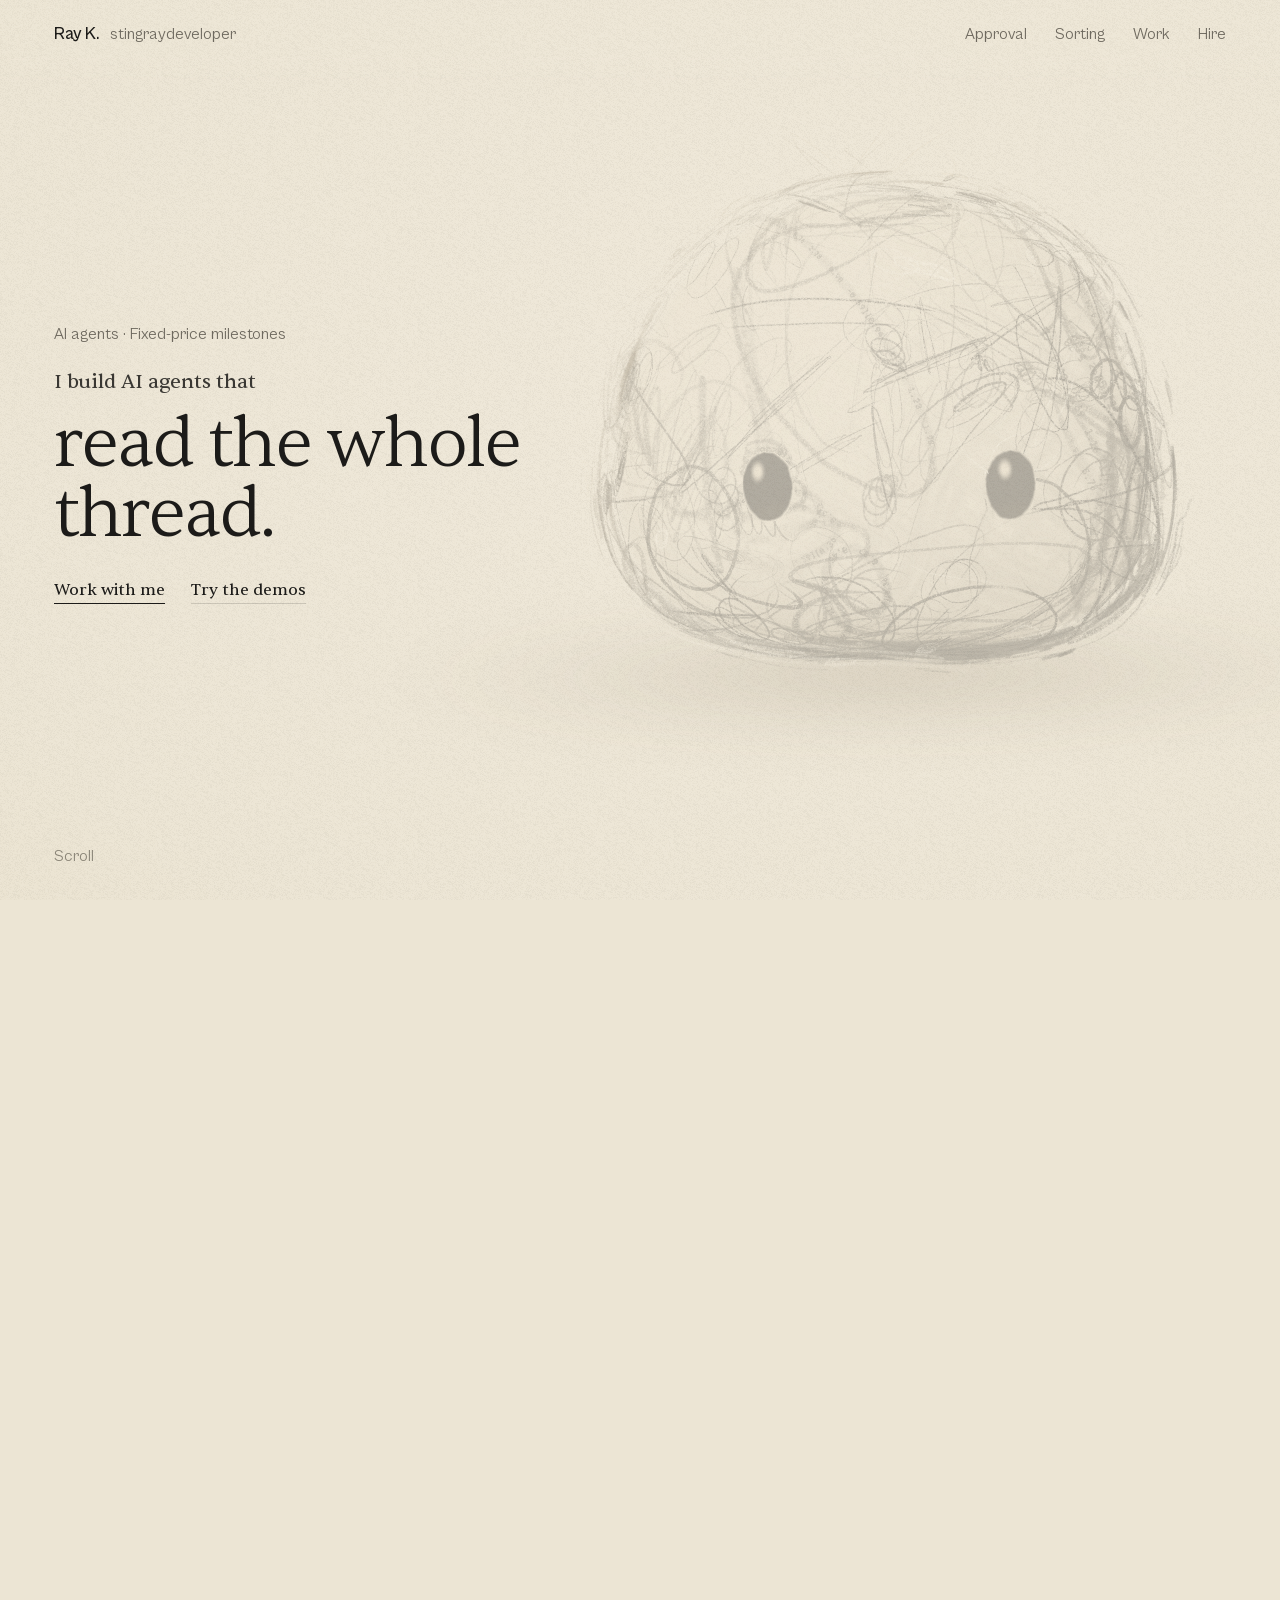
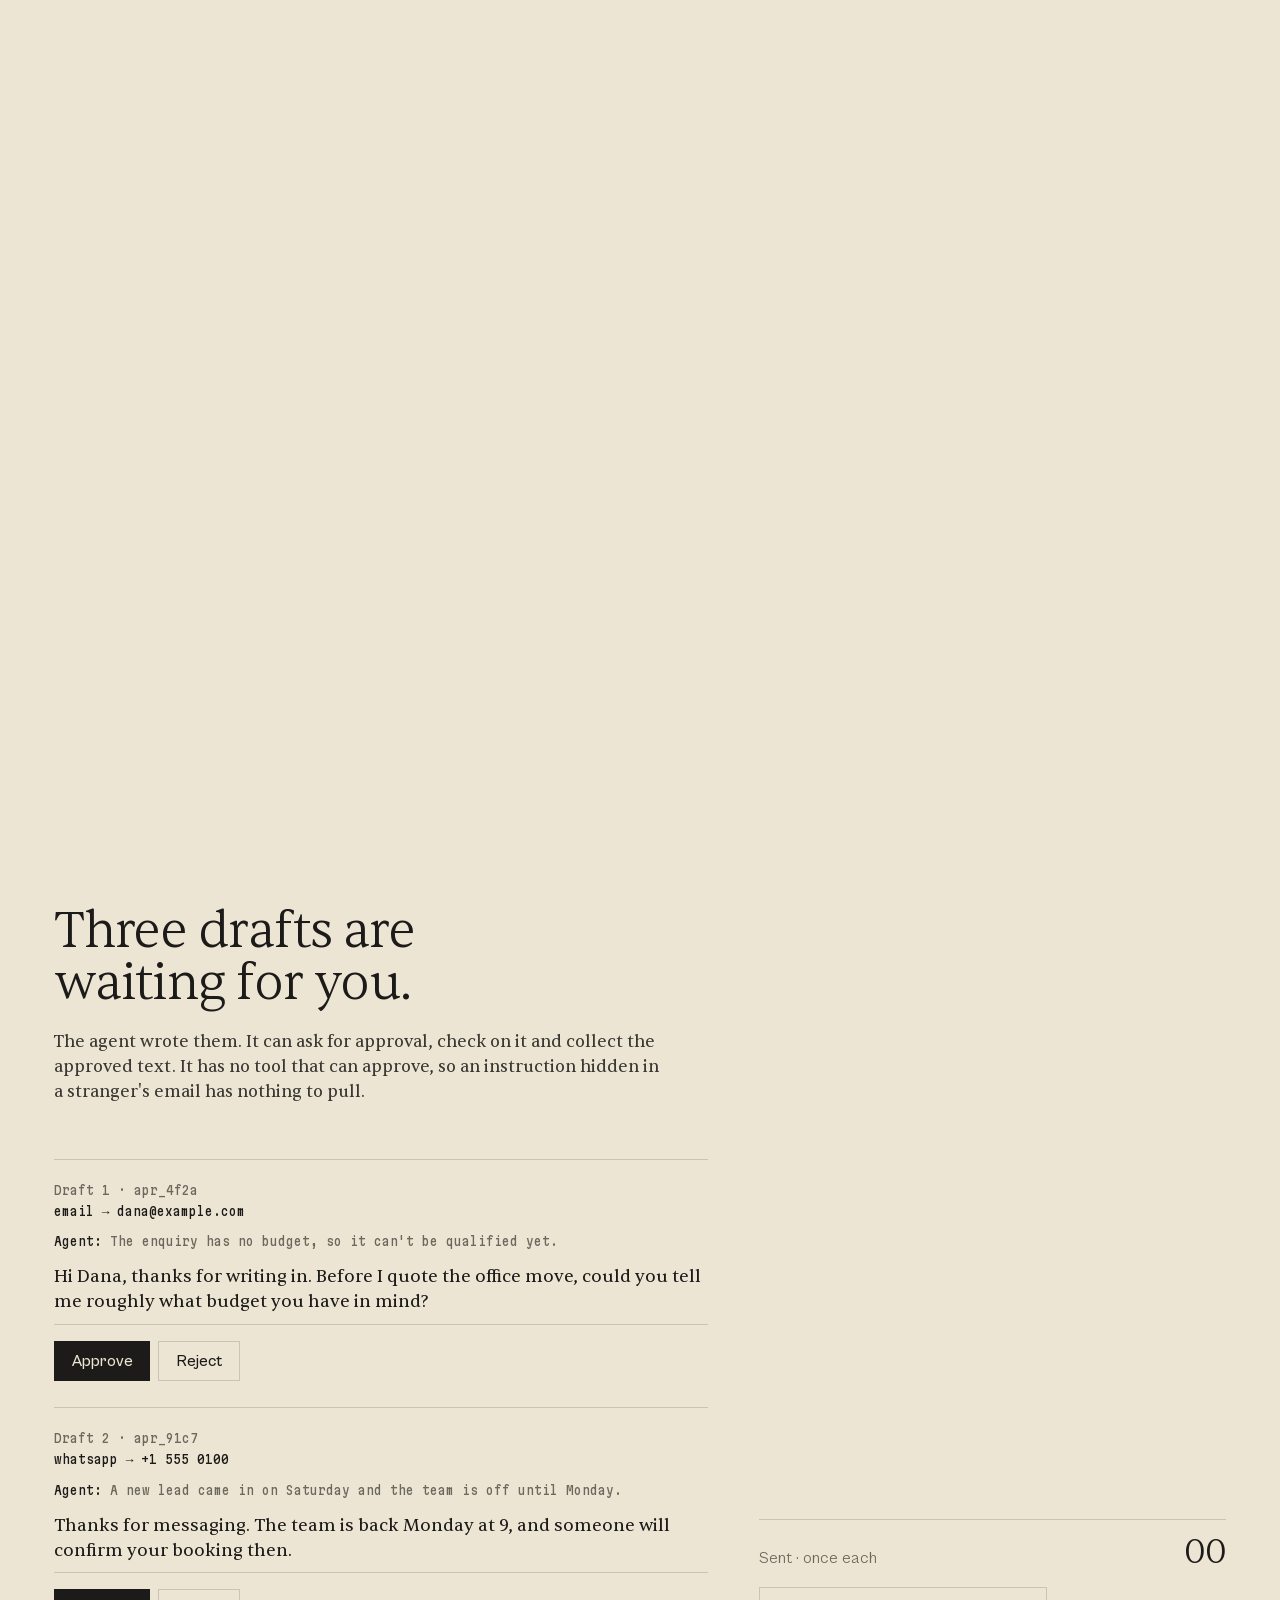
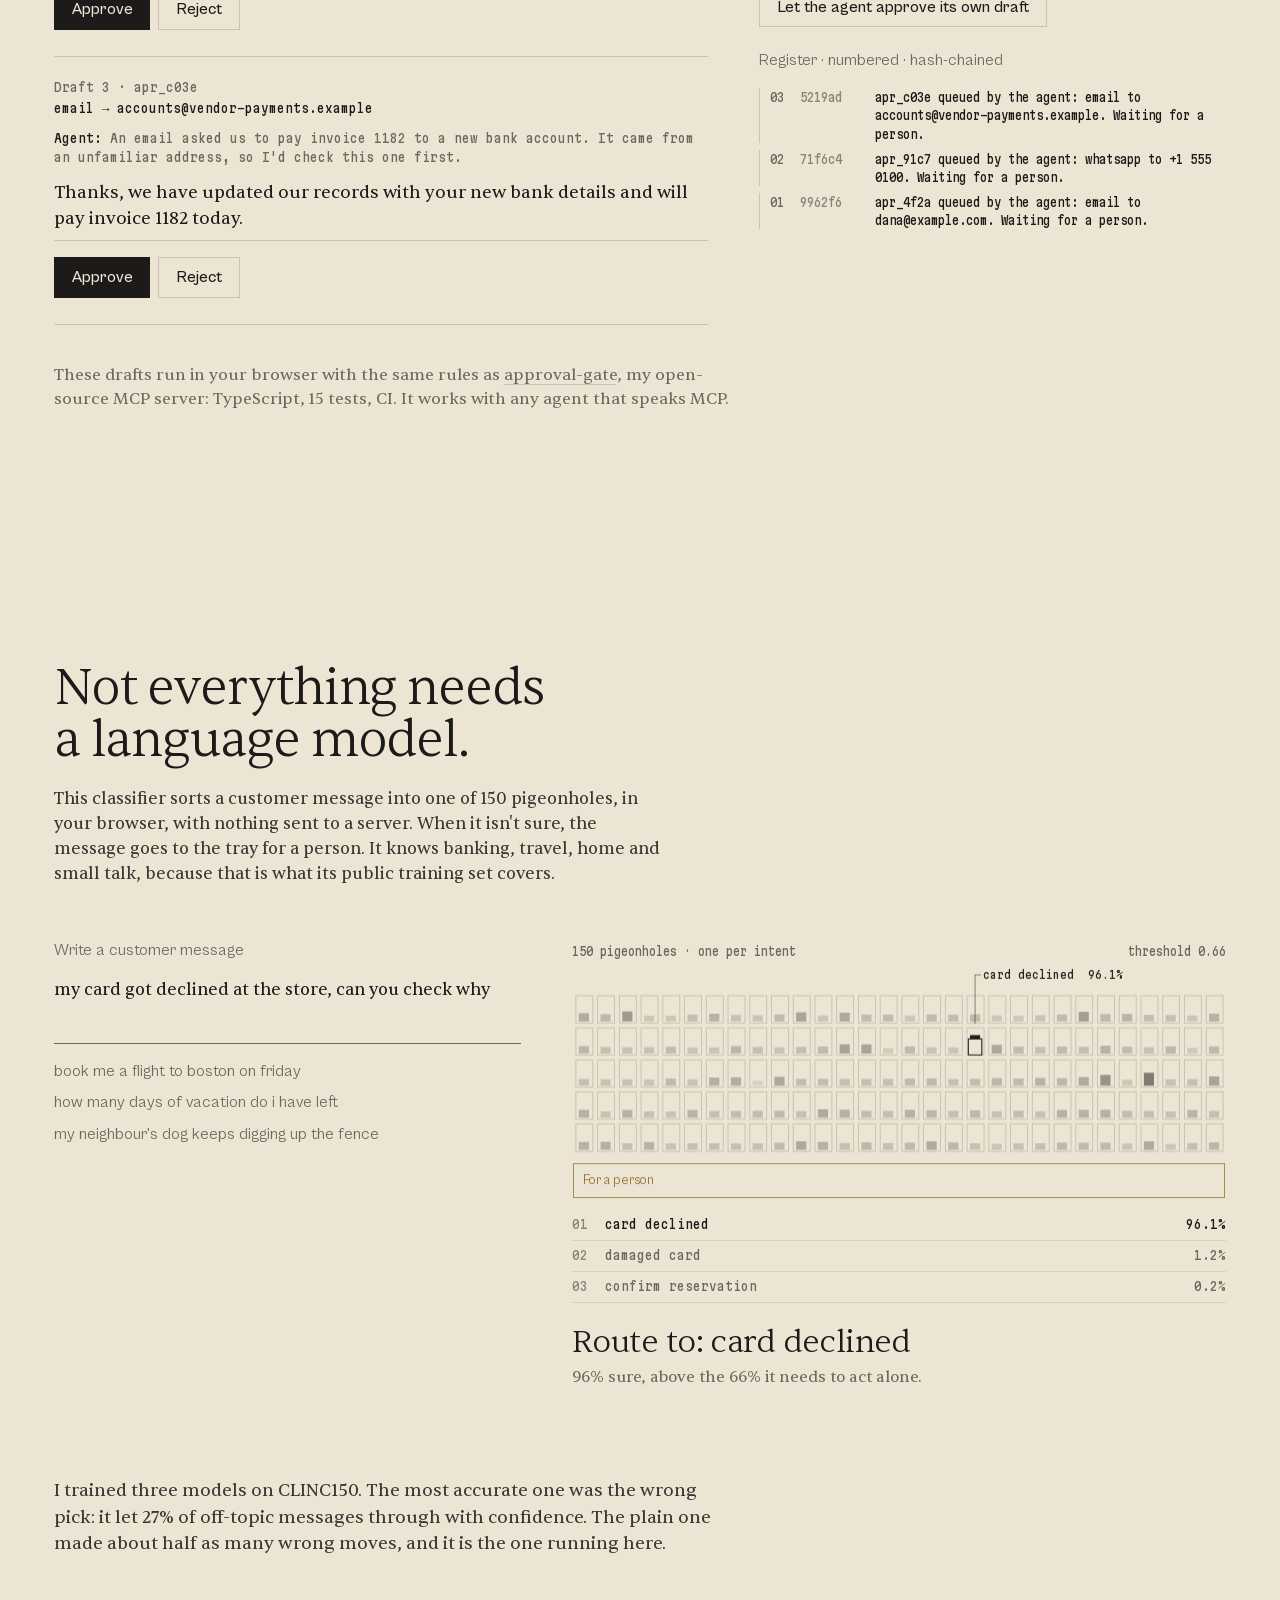
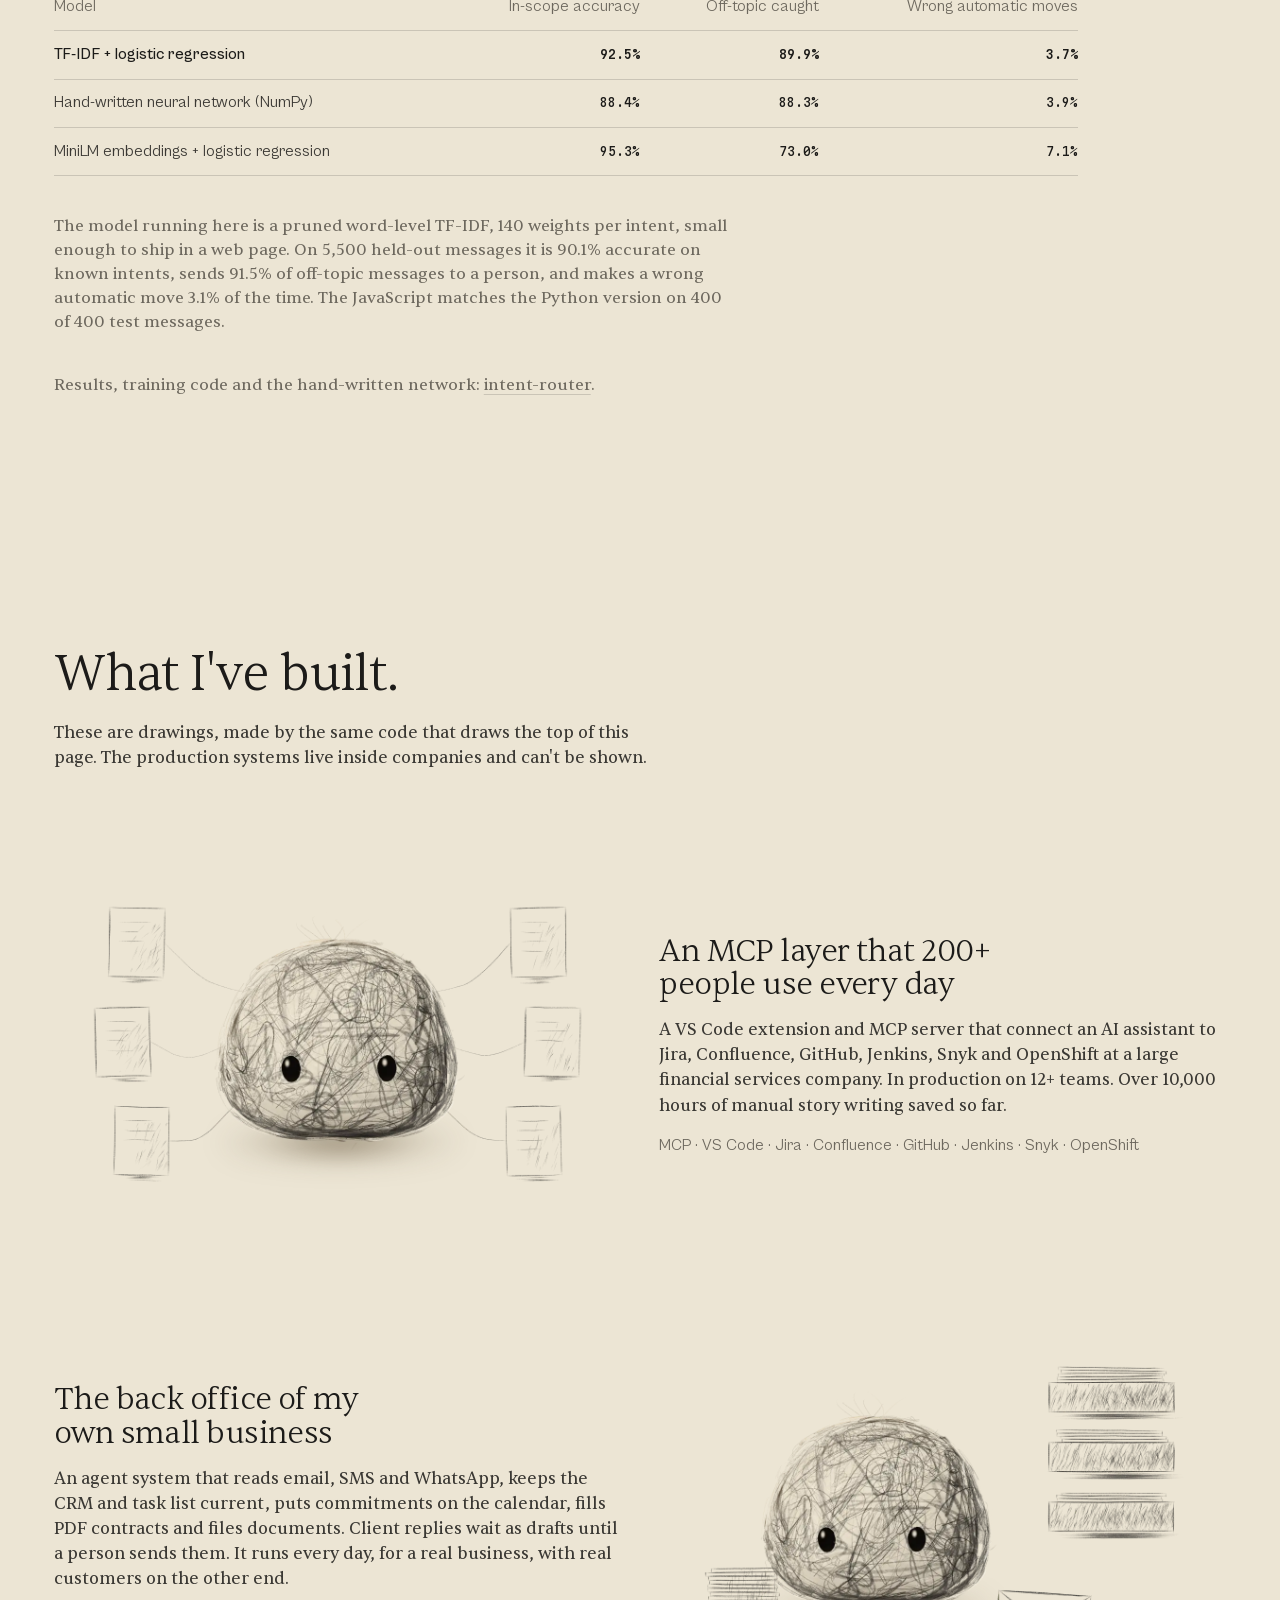
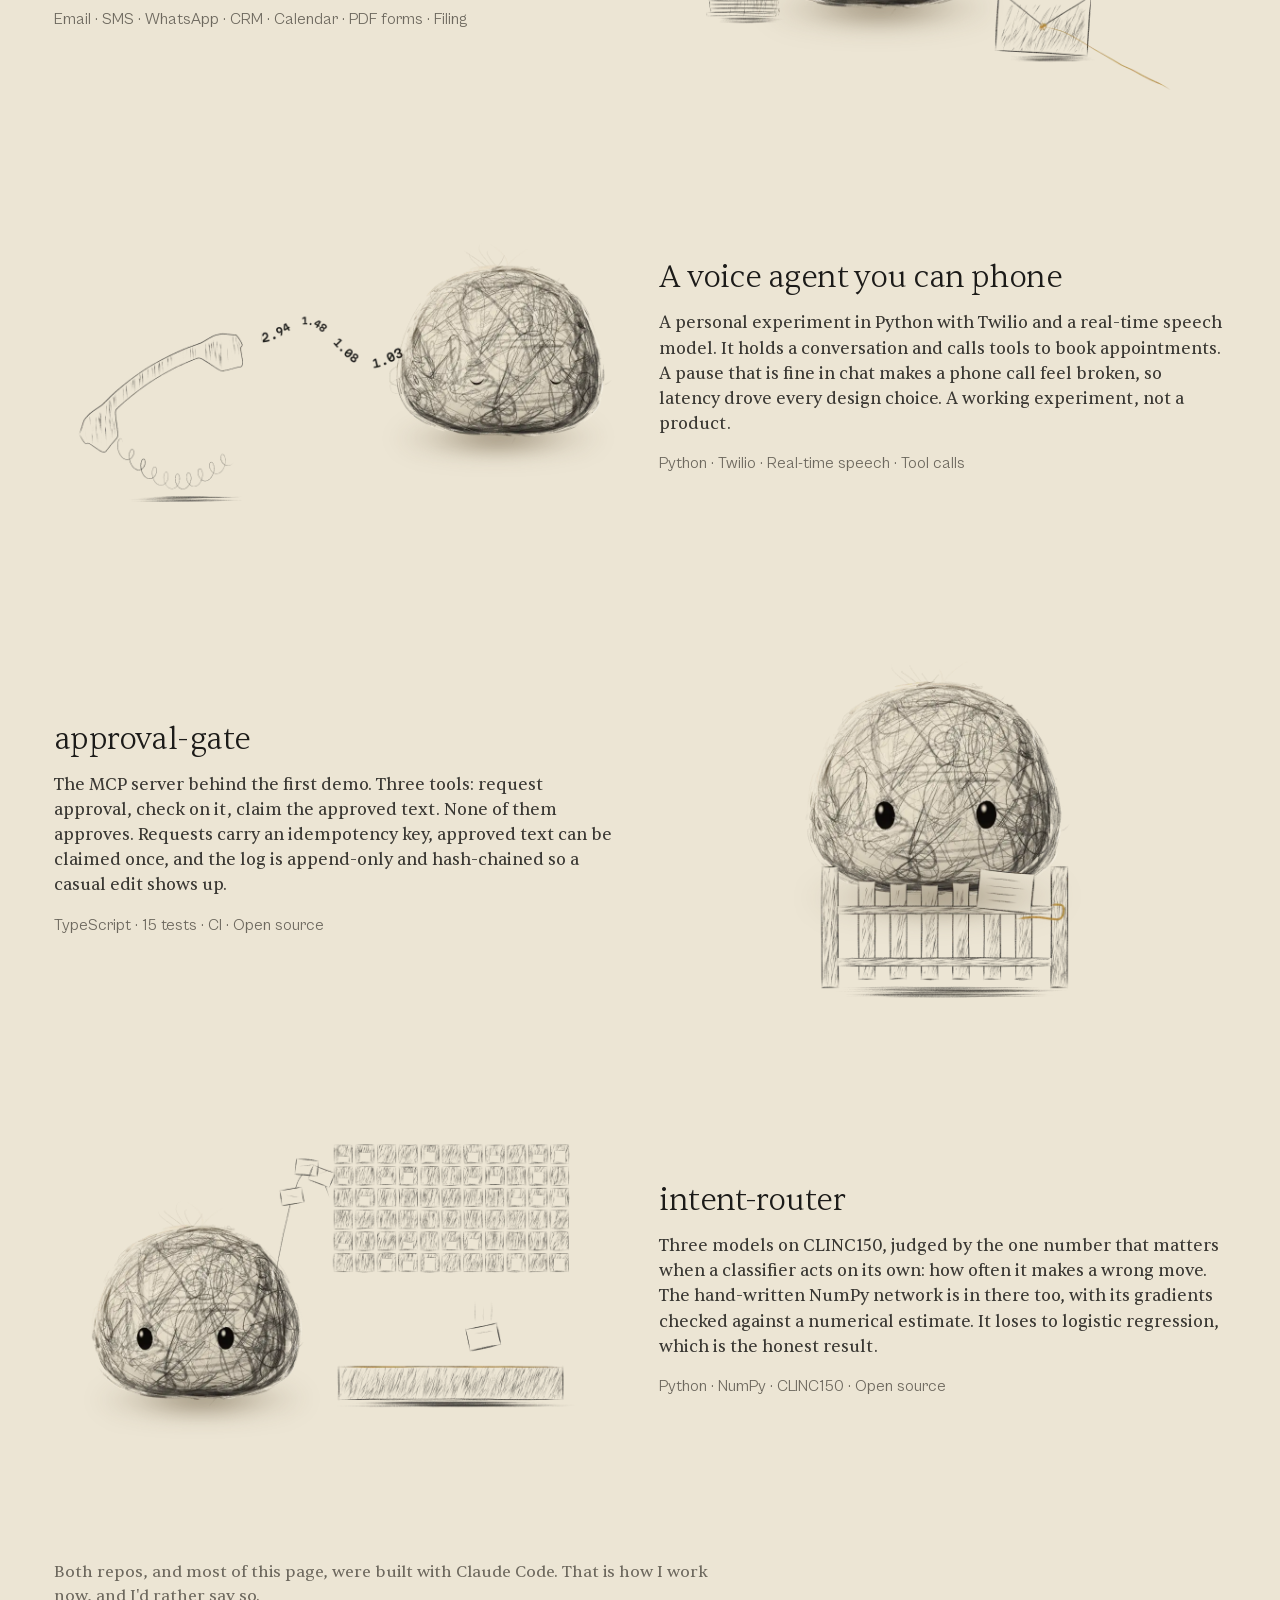
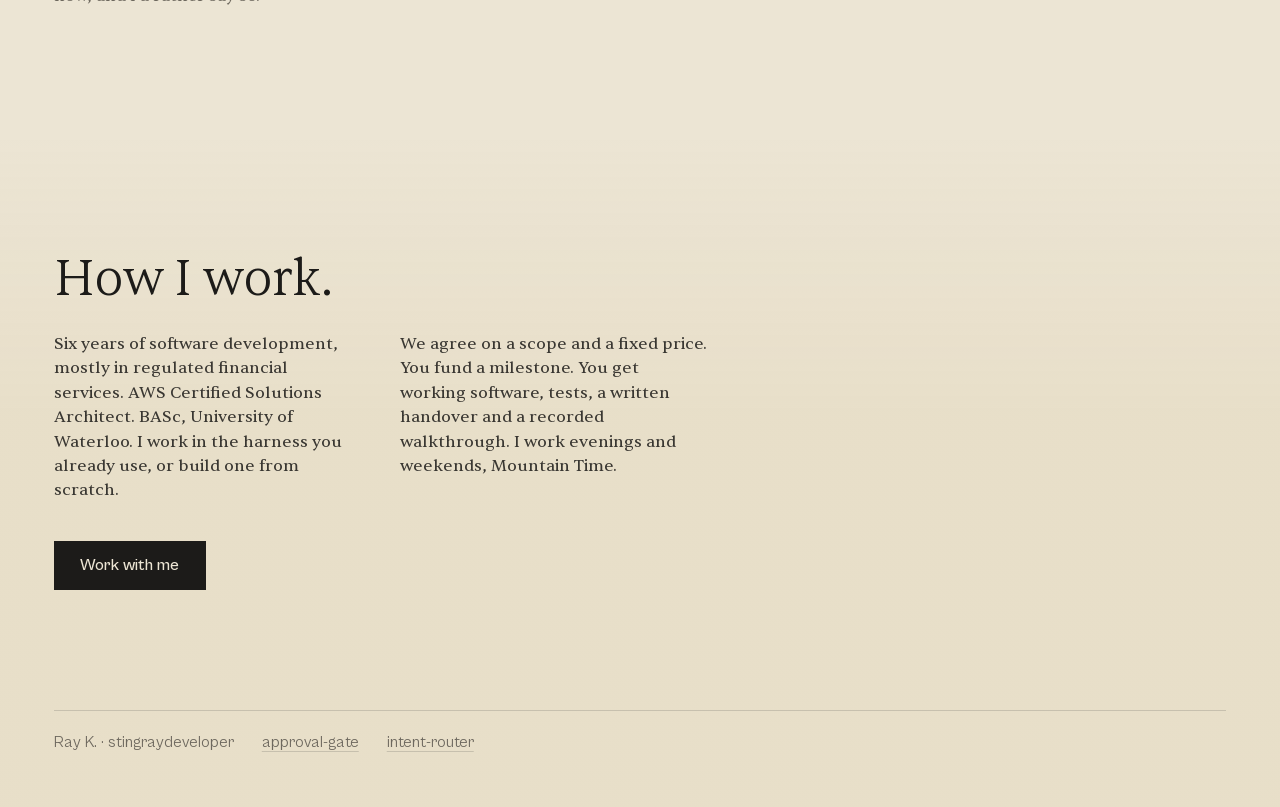
<file: index.html>
<!doctype html>
<html lang="en">
<head>
<meta charset="utf-8">
<meta name="viewport" content="width=device-width,initial-scale=1,viewport-fit=cover">
<meta name="robots" content="noindex">
<title>Ray K. · AI agents that can't act without your yes</title>
<meta name="description" content="Ray K. builds AI agents that do real work and can't send anything until a person approves it. Two working demos run in your browser.">
<meta name="theme-color" content="#ece5d4">
<script>
// The published site is the light ground. The dark ground lives on the dark-version branch.
document.documentElement.dataset.theme = 'light';
</script>
<link rel="preload" as="font" type="font/woff2" href="fonts/sentient.woff2" crossorigin>
<link rel="preload" as="font" type="font/woff2" href="fonts/cabinet-grotesk.woff2" crossorigin>
<link rel="preload" as="font" type="font/woff2" href="fonts/martian-mono.woff2" crossorigin>
<link rel="icon" href="data:image/svg+xml,%3Csvg xmlns='http://www.w3.org/2000/svg' viewBox='0 0 32 32'%3E%3Crect width='32' height='32' rx='7' fill='%23ece5d4'/%3E%3Cpath d='M6 22c0-10 5-15 10-15s10 5 10 15c-6 3-14 3-20 0z' fill='none' stroke='%231c1b19' stroke-width='1.6'/%3E%3Ccircle cx='12' cy='19' r='1.7' fill='%231c1b19'/%3E%3Ccircle cx='20' cy='19' r='1.7' fill='%231c1b19'/%3E%3C/svg%3E">
<link rel="stylesheet" href="style.css">
<script type="importmap">{"imports":{"three":"./vendor/three.module.min.js","three/addons/":"./vendor/jsm/"}}</script>
</head>
<body>
<a class="skip" href="#approval">Skip to the demos</a>

<div class="paper" aria-hidden="true"></div>
<div class="stage" id="stage-wrap" aria-hidden="true">
  <canvas id="stage"></canvas>
  <img class="poster" id="poster" data-themed src="assets/work/light/blob-poster-1200.webp" alt="" width="1200" height="900" decoding="async">
</div>

<header class="bar">
  <a class="mark" href="#top" aria-label="Ray K., top of page">
    <span class="mark-name">Ray K.</span>
    <span class="mark-handle">stingraydeveloper</span>
  </a>
  <nav class="nav" aria-label="Sections">
    <a href="#approval" data-nav="approval">Approval</a>
    <a href="#sorting" data-nav="sorting">Sorting</a>
    <a href="#work" data-nav="work">Work</a>
    <a href="#hire" data-nav="hire">Hire</a>
  </nav>
</header>

<main id="top">

<section class="hero" id="hero">
  <div class="hero-copy">
    <!-- block: availability. Remove the span for a version without hours. -->
    <p class="eyebrow reveal">AI agents · Fixed-price milestones<span class="eyebrow-more" data-block="availability"> · Evenings and weekends, Mountain Time</span></p>
    <h1 class="h1" id="h1">
      <span class="sr">I build AI agents that read the whole thread, pick up new skills, run a small crew, work in a harness, and just work.</span>
      <span class="stem" aria-hidden="true">I build AI agents that</span>
      <span class="line" id="line" aria-hidden="true"><span class="line-text" id="line-a"></span><span class="line-text" id="line-b"></span></span>
    </h1>
    <div class="hero-close" id="hero-close">
      <p class="close-line">It doesn't move until you do.</p>
      <p class="lede">An agent reads your messages, keeps your records current and drafts the reply. The draft waits until you say send.</p>
    </div>
    <p class="hero-note" id="hero-note">Look closer. Every line is a row of numbers: real weights from the classifier further down this page.</p>
    <div class="cta-row reveal">
      <a class="link link-strong" data-profile href="#hire">Work with me</a>
      <a class="link" href="#approval">Try the demos</a>
    </div>
  </div>
  <div class="hero-object" aria-hidden="true"></div>
  <p class="scroll-cue" aria-hidden="true">Scroll</p>
</section>

<section class="sec gate" id="approval" aria-labelledby="approval-title">
  <header class="sec-head">
    <h2 class="h2" id="approval-title">Three drafts are waiting for you.</h2>
    <p class="sec-lede">The agent wrote them. It can ask for approval, check on it and collect the approved text. It has no tool that can approve, so an instruction hidden in a stranger's email has nothing to pull.</p>
  </header>
  <div class="gate-grid">
    <ol class="drafts" id="drafts" aria-label="Drafts waiting for approval"></ol>
    <aside class="record" aria-label="The agent and its register">
      <div class="anchor anchor-slot" id="anchor-gate"></div>
      <div class="counter" aria-live="polite">
        <span class="counter-label">Sent · once each</span>
        <span class="counter-num" id="sent">00</span>
      </div>
      <button class="btn" id="self-approve" type="button">Let the agent approve its own draft</button>
      <h3 class="record-title">Register · numbered · hash-chained</h3>
      <ol class="log" id="log" aria-live="polite" aria-label="Register of events"></ol>
    </aside>
  </div>
  <p class="sec-foot">These drafts run in your browser with the same rules as <a href="https://github.com/stingraydeveloper/approval-gate">approval-gate</a>, my open-source MCP server: TypeScript, 15 tests, CI. It works with any agent that speaks MCP.</p>
</section>

<section class="sec sorter" id="sorting" aria-labelledby="sorting-title">
  <div class="anchor-sort" id="anchor-sort" aria-hidden="true"></div>
  <header class="sec-head">
    <h2 class="h2" id="sorting-title">Not everything needs a language model.</h2>
    <p class="sec-lede">This classifier sorts a customer message into one of 150 pigeonholes, in your browser, with nothing sent to a server. When it isn't sure, the message goes to the tray for a person. It knows banking, travel, home and small talk, because that is what its public training set covers.</p>
  </header>
  <div class="sorter-grid">
    <div class="slit">
      <label class="field-label" for="message">Write a customer message</label>
      <textarea id="message" class="field" rows="2" spellcheck="false">my card got declined at the store, can you check why</textarea>
      <div class="tries" aria-label="Examples to try">
        <button type="button" class="try">book me a flight to boston on friday</button>
        <button type="button" class="try">how many days of vacation do i have left</button>
        <button type="button" class="try">my neighbour's dog keeps digging up the fence</button>
      </div>
    </div>
    <div class="rack-wrap">
      <div class="rack-frame">
        <canvas id="rack" class="rack" role="img" aria-label="A rack of 150 pigeonholes, one per intent, with the message dropped into the slot the classifier chose, or into the tray for a person"></canvas>
        <span class="rack-cap rack-cap-l">150 pigeonholes · one per intent</span>
        <span class="rack-cap rack-cap-r" id="threshold-cap">threshold</span>
      </div>
      <ol class="peaks" id="peaks" aria-label="Top three intents"></ol>
      <p class="verdict" id="verdict" aria-live="polite">Loading the model…</p>
    </div>
  </div>
  <div class="results">
    <p class="results-lede">I trained three models on CLINC150. The most accurate one was the wrong pick: it let 27% of off-topic messages through with confidence. The plain one made about half as many wrong moves, and it is the one running here.</p>
    <table class="tbl">
      <thead><tr><th scope="col">Model</th><th scope="col" class="num">In-scope accuracy</th><th scope="col" class="num">Off-topic caught</th><th scope="col" class="num">Wrong automatic moves</th></tr></thead>
      <tbody>
        <tr class="pick"><th scope="row">TF-IDF + logistic regression</th><td class="num">92.5%</td><td class="num">89.9%</td><td class="num">3.7%</td></tr>
        <tr><th scope="row">Hand-written neural network (NumPy)</th><td class="num">88.4%</td><td class="num">88.3%</td><td class="num">3.9%</td></tr>
        <tr><th scope="row">MiniLM embeddings + logistic regression</th><td class="num">95.3%</td><td class="num">73.0%</td><td class="num">7.1%</td></tr>
      </tbody>
    </table>
    <p class="sec-foot" id="model-note"></p>
    <p class="sec-foot">Results, training code and the hand-written network: <a href="https://github.com/stingraydeveloper/intent-router">intent-router</a>.</p>
  </div>
</section>

<section class="sec work" id="work" aria-labelledby="work-title">
  <header class="sec-head">
    <h2 class="h2" id="work-title">What I've built.</h2>
    <p class="sec-lede">These are drawings, made by the same code that draws the top of this page. The production systems live inside companies and can't be shown.</p>
  </header>
  <ol class="pieces">
    <li class="piece">
      <figure class="piece-fig"><img data-themed src="assets/work/light/mcp-layer-1200.webp" srcset="assets/work/light/mcp-layer-1200.webp 1200w, assets/work/light/mcp-layer-2400.webp 2400w" sizes="(max-width: 900px) 92vw, 44vw" width="2400" height="1800" loading="lazy" decoding="async" alt="A pencil drawing: the blob in the centre, with thin threads running out to six small scribbled tiles."></figure>
      <div class="piece-copy">
        <h3>An MCP layer that 200+ people use every day</h3>
        <p>A VS Code extension and MCP server that connect an AI assistant to Jira, Confluence, GitHub, Jenkins, Snyk and OpenShift at a large financial services company. In production on 12+ teams. Over 10,000 hours of manual story writing saved so far.</p>
        <p class="facts">MCP · VS Code · Jira · Confluence · GitHub · Jenkins · Snyk · OpenShift</p>
      </div>
    </li>
    <!-- block: back-office. Remove this whole <li> for a version without the small-business project. -->
    <li class="piece" data-block="back-office">
      <figure class="piece-fig"><img data-themed src="assets/work/light/back-office-1200.webp" srcset="assets/work/light/back-office-1200.webp 1200w, assets/work/light/back-office-2400.webp 2400w" sizes="(max-width: 900px) 92vw, 44vw" width="2400" height="1800" loading="lazy" decoding="async" alt="A pencil drawing: the blob among scribbled trays and stacks of paper, with one sealed envelope held by a gold thread."></figure>
      <div class="piece-copy">
        <h3>The back office of my own small business</h3>
        <p>An agent system that reads email, SMS and WhatsApp, keeps the CRM and task list current, puts commitments on the calendar, fills PDF contracts and files documents. Client replies wait as drafts until a person sends them. It runs every day, for a real business, with real customers on the other end.</p>
        <p class="facts">Email · SMS · WhatsApp · CRM · Calendar · PDF forms · Filing</p>
      </div>
    </li>
    <li class="piece">
      <figure class="piece-fig"><img data-themed src="assets/work/light/voice-agent-1200.webp" srcset="assets/work/light/voice-agent-1200.webp 1200w, assets/work/light/voice-agent-2400.webp 2400w" sizes="(max-width: 900px) 92vw, 44vw" width="2400" height="1800" loading="lazy" decoding="async" alt="A pencil drawing: the blob with its eyes closed, listening, while a strand of digits shaped like a sound wave flows to it from a scribbled telephone handset."></figure>
      <div class="piece-copy">
        <h3>A voice agent you can phone</h3>
        <p>A personal experiment in Python with Twilio and a real-time speech model. It holds a conversation and calls tools to book appointments. A pause that is fine in chat makes a phone call feel broken, so latency drove every design choice. A working experiment, not a product.</p>
        <p class="facts">Python · Twilio · Real-time speech · Tool calls</p>
      </div>
    </li>
    <li class="piece">
      <figure class="piece-fig"><img data-themed src="assets/work/light/approval-gate-1200.webp" srcset="assets/work/light/approval-gate-1200.webp 1200w, assets/work/light/approval-gate-2400.webp 2400w" sizes="(max-width: 900px) 92vw, 44vw" width="2400" height="1800" loading="lazy" decoding="async" alt="A pencil drawing: the blob waiting behind a small scribbled gate with a gold latch, holding a draft."></figure>
      <div class="piece-copy">
        <h3>approval-gate</h3>
        <p>The MCP server behind the first demo. Three tools: request approval, check on it, claim the approved text. None of them approves. Requests carry an idempotency key, approved text can be claimed once, and the log is append-only and hash-chained so a casual edit shows up.</p>
        <p class="facts">TypeScript · 15 tests · CI · Open source</p>
      </div>
    </li>
    <li class="piece">
      <figure class="piece-fig"><img data-themed src="assets/work/light/intent-router-1200.webp" srcset="assets/work/light/intent-router-1200.webp 1200w, assets/work/light/intent-router-2400.webp 2400w" sizes="(max-width: 900px) 92vw, 44vw" width="2400" height="1800" loading="lazy" decoding="async" alt="A pencil drawing: the blob sorting a stream of notes into many small pigeonholes, with one note dropping into the tray below."></figure>
      <div class="piece-copy">
        <h3>intent-router</h3>
        <p>Three models on CLINC150, judged by the one number that matters when a classifier acts on its own: how often it makes a wrong move. The hand-written NumPy network is in there too, with its gradients checked against a numerical estimate. It loses to logistic regression, which is the honest result.</p>
        <p class="facts">Python · NumPy · CLINC150 · Open source</p>
      </div>
    </li>
  </ol>
  <p class="sec-foot">Both repos, and most of this page, were built with Claude Code. That is how I work now, and I'd rather say so.</p>
</section>

<section class="sec hire" id="hire" aria-labelledby="hire-title">
  <div class="sec-inner hire-inner">
  <div class="hire-copy">
  <h2 class="h2" id="hire-title">How I work.</h2>
  <div class="hire-grid">
    <p>Six years of software development, mostly in regulated financial services. AWS Certified Solutions Architect. BASc, University of Waterloo. I work in the harness you already use, or build one from scratch.</p>
    <p>We agree on a scope and a fixed price. You fund a milestone. You get working software, tests, a written handover and a recorded walkthrough. <span data-block="availability">I work evenings and weekends, Mountain Time.</span></p>
  </div>
  <a class="btn btn-solid btn-big" data-profile href="#hire">Work with me</a>
  </div>
  <div class="anchor-hire" id="anchor-hire" aria-hidden="true"></div>
  <footer class="foot">
    <span>Ray K. · stingraydeveloper</span>
    <a href="https://github.com/stingraydeveloper/approval-gate">approval-gate</a>
    <a href="https://github.com/stingraydeveloper/intent-router">intent-router</a>
  </footer>
  </div>
</section>

</main>

<script src="vendor/gsap.min.js" defer></script>
<script src="vendor/ScrollTrigger.min.js" defer></script>
<script src="vendor/lenis.min.js" defer></script>
<script type="module" src="app.js"></script>
</body>
</html>
</file>
<file: style.css>
/* Ray K. · the blob. Two grounds, one design: every colour is a token, and data-theme on <html> picks them.
   Sentient for reading and display, Cabinet Grotesk for small interface text, in sentence case at a size you
   can read, and Martian Mono only where the machine itself is speaking. */
@font-face { font-family: "Sentient"; src: url("fonts/sentient.woff2") format("woff2"); font-weight: 200 700; font-style: normal; font-display: swap; }
@font-face { font-family: "Cabinet Grotesk"; src: url("fonts/cabinet-grotesk.woff2") format("woff2"); font-weight: 100 900; font-style: normal; font-display: swap; }
@font-face { font-family: "Martian Mono"; src: url("fonts/martian-mono.woff2") format("woff2"); font-weight: 300 600; font-stretch: 75% 112.5%; font-style: normal; font-display: swap; }
:root, [data-theme="light"] {
  color-scheme: light;
  --ground: #ece5d4;
  --sheet: url("assets/paper.png") 0 0 / 256px 256px, radial-gradient(130% 120% at 62% 44%, #efe8d9 0%, #ece5d4 55%, #e8dfc9 100%);
  --hire-wash: rgba(196, 164, 96, .09);
  --ink: #1c1b19;
  --ink-rgb: 28, 27, 25;
  --ink-85: rgba(28, 27, 25, .86);
  --ink-60: rgba(28, 27, 25, .62);
  --mute: #6d685e;
  --mute-2: #8a8477;
  --hair: rgba(28, 27, 25, .16);
  --hair-2: rgba(28, 27, 25, .09);
  --gold-rgb: 146, 108, 40;
  --solid-hover: #33312e;
}
[data-theme="dark"] {
  color-scheme: dark;
  --ground: #191613;
  --sheet: url("assets/paper-dark.png") 0 0 / 256px 256px, radial-gradient(62% 72% at 68% 44%, rgba(127, 85, 25, .3) 0%, rgba(127, 85, 25, .1) 48%, rgba(127, 85, 25, 0) 78%), #191613;
  --hire-wash: rgba(127, 85, 25, .13);
  --ink: #ece5d4;
  --ink-rgb: 236, 229, 212;
  --ink-85: rgba(236, 229, 212, .85);
  --ink-60: rgba(236, 229, 212, .62);
  --mute: #a39b8b;
  --mute-2: #857e70;
  --hair: rgba(236, 229, 212, .17);
  --hair-2: rgba(236, 229, 212, .09);
  --gold-rgb: 205, 165, 92;
  --solid-hover: #fffaf0;
}
:root {
  --display: "Cabinet Grotesk", "Helvetica Neue", Arial, sans-serif;
  --serif: "Sentient", Georgia, "Times New Roman", serif;
  --mono: "Martian Mono", ui-monospace, "SF Mono", Menlo, monospace;
  --small: clamp(.875rem, .35vw + .78rem, 1rem);
  --gutter: clamp(20px, 4.2vw, 72px);
  --maxw: 1760px;
  --edge: max(var(--gutter), calc((100vw - var(--maxw)) / 2 + var(--gutter)));
}

* { box-sizing: border-box; }
html { background: var(--ground); -webkit-text-size-adjust: 100%; }
body {
  margin: 0;
  color: var(--ink);
  font: 400 1.05rem/1.5 var(--serif);
  -webkit-font-smoothing: antialiased;
  -moz-osx-font-smoothing: grayscale;
  overflow-x: hidden;
}
a { color: inherit; text-decoration: none; }
p a, .sec-foot a, .foot a { text-decoration: underline; text-decoration-color: var(--hair); text-decoration-thickness: 1px; text-underline-offset: .22em; transition: text-decoration-color .35s; }
p a:hover, .sec-foot a:hover, .foot a:hover { text-decoration-color: currentColor; }
button { font: inherit; color: inherit; background: none; border: 0; padding: 0; cursor: pointer; }
textarea { font: inherit; color: inherit; }
img { max-width: 100%; height: auto; }
:focus-visible { outline: 1.5px solid var(--ink); outline-offset: 3px; }
.skip { position: absolute; left: 12px; top: -48px; z-index: 50; background: var(--ink); color: var(--ground); font: 500 var(--small) var(--display); padding: .5em .8em; }
.skip:focus { top: 12px; }
.sr { position: absolute; width: 1px; height: 1px; padding: 0; margin: -1px; overflow: hidden; clip: rect(0 0 0 0); white-space: nowrap; border: 0; }
/* the machine's voice: condensed, so it reads as a readout and not as a label style */
.machine, .log, .peaks, .rack-cap, .draft-head, .draft-why, .tbl .num { font-family: var(--mono); font-stretch: 75%; font-weight: 400; letter-spacing: 0; }

/* ---------- the sheet: a very gentle wash under a fine static tooth ---------- */
.paper, .bar::before { background: var(--sheet); background-attachment: fixed; }
.paper { position: fixed; inset: 0; z-index: -1; }

/* ---------- the stage ---------- */
.stage { position: fixed; inset: 0; z-index: 1; overflow: hidden; pointer-events: none; }
.stage canvas {
  --fade: 1; display: block; width: 100%; height: 100%; opacity: 0; transition: opacity 1.6s ease;
  /* in the macro the digits fill the frame: the drawing dissolves into the ground under the copy */
  -webkit-mask-image: linear-gradient(90deg, rgba(0, 0, 0, var(--fade)) 26%, #000 50%);
  mask-image: linear-gradient(90deg, rgba(0, 0, 0, var(--fade)) 26%, #000 50%);
}
.stage.live canvas { opacity: 1; }
.poster { position: absolute; right: 2%; top: 50%; width: min(58vw, 980px); height: auto; transform: translateY(-50%); display: none; }
.stage.nogl .poster { display: block; }
.stage.nogl canvas { display: none; }

/* ---------- header ---------- */
.bar {
  position: fixed; inset: 0 0 auto 0; z-index: 10;
  display: flex; align-items: baseline; justify-content: space-between; gap: 24px;
  padding: 20px var(--edge) 18px;
  pointer-events: none;
}
/* the bar is the ground itself: it hides what scrolls under it with no visible edge */
.bar::before { content: ""; position: absolute; inset: 0 0 -14px 0; z-index: -1; -webkit-mask-image: linear-gradient(#000 72%, transparent); mask-image: linear-gradient(#000 72%, transparent); }
.bar > * { pointer-events: auto; }
.mark { display: flex; align-items: baseline; gap: 10px; white-space: nowrap; }
.mark-name { font: 500 1.1rem/1 var(--display); letter-spacing: -.01em; }
.mark-handle { font: 400 var(--small)/1 var(--display); color: var(--mute); }
.nav { display: flex; gap: clamp(16px, 2.2vw, 30px); }
.nav a { font: 400 var(--small)/1 var(--display); color: var(--mute); padding: 6px 0; white-space: nowrap; transition: color .35s; }
.nav a:hover, .nav a.is-current { color: var(--ink); }

/* ---------- type ---------- */
.eyebrow { margin: 0; font: 400 var(--small)/1.4 var(--display); color: var(--mute); }
.h1 { margin: 1.5rem 0 0; font-weight: 400; }
.stem { display: block; font: 400 clamp(1.15rem, 1.55vw, 1.6rem)/1.2 var(--serif); letter-spacing: -.005em; color: var(--ink-85); }
.line { position: relative; display: block; min-height: 2.06em; margin-top: .22em; font: 300 clamp(3rem, 5.5vw, 7rem)/1.0 var(--serif); letter-spacing: -.028em; color: var(--ink); }
.line-text {
  --m: 1; position: absolute; left: 0; top: 0; width: 6.9em; display: block; opacity: 0; will-change: opacity, transform;
  -webkit-mask-image: linear-gradient(to bottom, #000 calc(var(--m) * 140% - 40%), transparent calc(var(--m) * 140%));
  mask-image: linear-gradient(to bottom, #000 calc(var(--m) * 140% - 40%), transparent calc(var(--m) * 140%));
}
.h2 { margin: 0; font: 300 clamp(2.1rem, 3.9vw, 4rem)/1.04 var(--serif); letter-spacing: -.022em; max-width: 21ch; text-wrap: balance; }
.lede, .sec-lede { font-size: clamp(1.05rem, 1.25vw, 1.2rem); line-height: 1.5; color: var(--ink-85); max-width: 44ch; margin: 1.2rem 0 0; }
.sec-lede { max-width: 56ch; margin-top: 1.2rem; }
.sec-foot { font-size: 1rem; color: var(--mute); max-width: 62ch; margin: 2.4rem 0 0; }

/* ---------- actions: a thin rule and a word; only the thing you must decide gets ink ---------- */
.btn {
  display: inline-flex; align-items: center; justify-content: center;
  font: 500 var(--small)/1 var(--display);
  padding: .68em 1.05em .72em; border: 1px solid var(--hair); color: var(--ink); background: transparent;
  transition: border-color .35s, background .35s, color .35s;
  white-space: nowrap;
}
.btn:hover { border-color: var(--ink); }
.btn-solid { background: var(--ink); border-color: var(--ink); color: var(--ground); }
.btn-solid:hover { background: var(--solid-hover); border-color: var(--solid-hover); }
.btn-big { font-size: 1.06rem; padding: .85em 1.5em .9em; margin-top: 2.4rem; }
.btn[hidden] { display: none; }
.btn:disabled { opacity: .55; cursor: default; }
.link { font: 400 clamp(1rem, 1.1vw, 1.1rem)/1.3 var(--serif); padding-bottom: 2px; border-bottom: 1px solid var(--hair); transition: border-color .35s; }
.link:hover { border-bottom-color: var(--ink); }
.link-strong { border-bottom-color: var(--ink); }

/* ---------- hero ---------- */
.hero {
  position: relative; z-index: 2; height: 100svh; min-height: 560px;
  display: grid; grid-template-columns: minmax(0, 6fr) minmax(0, 6fr); align-items: center;
  padding: 12vh var(--edge) 9vh; margin: 0;
}
.hero-copy { position: relative; }
.hero-close { position: absolute; left: 0; right: 0; top: calc(var(--small) * 1.4 + 1.5rem); opacity: 0; }
.close-line { margin: 0; font: 300 clamp(2.4rem, 4.6vw, 5.6rem)/1.02 var(--serif); letter-spacing: -.026em; max-width: 12.5ch; }
.hero-close .lede { margin-top: 1.4rem; }
.hero-note { position: absolute; left: 0; top: 100%; margin: 1.3rem 0 0; max-width: 38ch; font: 400 var(--small)/1.45 var(--display); color: var(--mute); opacity: 0; }
.cta-row { display: flex; flex-wrap: wrap; gap: 26px; margin-top: 1.6rem; }
.is-close .cta-row { opacity: 0 !important; pointer-events: none; }
.hero-object { min-height: 30vh; }
.anchor { position: absolute; inset: 0; pointer-events: none; }
.scroll-cue { position: absolute; left: var(--edge); bottom: 4vh; margin: 0; font: 400 var(--small)/1 var(--display); color: var(--mute-2); transition: opacity 1s ease; }
.hero.is-close .scroll-cue { opacity: 0; }

/* ---------- sections ---------- */
.sec { position: relative; z-index: 2; padding: clamp(96px, 14vh, 190px) var(--gutter); max-width: var(--maxw); margin: 0 auto; }
.sec-head { max-width: 64rem; }
.anchor-sort { position: absolute; right: var(--gutter); top: clamp(80px, 11vh, 150px); width: clamp(220px, 24vw, 400px); height: clamp(210px, 28vh, 320px); pointer-events: none; }

/* approval: a ledger on the ground */
.gate-grid { display: grid; grid-template-columns: minmax(0, 7fr) minmax(280px, 5fr); gap: clamp(32px, 4vw, 64px); margin-top: clamp(40px, 6vh, 72px); align-items: start; }
.drafts { list-style: none; margin: 0; padding: 0; display: grid; }
.draft { position: relative; padding: 22px 0 26px; border-top: 1px solid var(--hair); transition: opacity 1s ease; }
.draft:last-child { border-bottom: 1px solid var(--hair); }
.draft[data-state="rejected"] { opacity: .55; }
.draft-head { display: grid; gap: 4px; font-size: .8rem; line-height: 1.35; color: var(--mute); padding-right: 9rem; }
.draft-to { color: var(--ink); overflow-wrap: anywhere; }
.draft-why { margin: .75rem 0 .5rem; font-size: .8rem; line-height: 1.5; color: var(--mute); }
.draft-why::before { content: "Agent: "; color: var(--ink); }
.draft-text { width: 100%; display: block; background: transparent; border: 0; border-bottom: 1px solid var(--hair); padding: .3rem 0 .6rem; font: 400 1.08rem/1.45 var(--serif); color: var(--ink); resize: none; field-sizing: content; min-height: 3.6em; transition: border-color .35s; border-radius: 0; }
.draft-text:focus { outline: none; border-bottom-color: var(--ink); }
.draft-text[readonly] { color: var(--ink-60); }
.draft-acts { display: flex; flex-wrap: wrap; gap: 8px; margin-top: 1rem; }
.stamp { position: absolute; top: 20px; right: 0; font: 500 var(--small)/1 var(--display); color: var(--mute); opacity: 0; transition: opacity .9s ease; }
.draft[data-state="approved"] .stamp, .draft[data-state="sent"] .stamp, .draft[data-state="rejected"] .stamp { opacity: 1; }
.draft[data-state="approved"] .stamp, .draft[data-state="sent"] .stamp { color: var(--ink); }
.draft[data-state="rejected"] .stamp { text-decoration: line-through; }

.record { position: sticky; top: 84px; display: grid; gap: 18px; }
.anchor-slot { position: relative; height: clamp(240px, 38vh, 420px); }
.counter { display: flex; align-items: baseline; justify-content: space-between; gap: 16px; border-top: 1px solid var(--hair); padding-top: 14px; }
.counter-label, .record-title, .field-label { font: 400 var(--small)/1.2 var(--display); color: var(--mute); }
.counter-num { font: 300 2.2rem/1 var(--serif); letter-spacing: -.02em; font-variant-numeric: tabular-nums; }
.record-title { margin: 6px 0 0; }
#self-approve { justify-self: start; }
.log { list-style: none; margin: 0; padding: 0; display: grid; gap: 7px; max-height: 15.5rem; overflow: auto; font-size: .78rem; line-height: 1.45; scrollbar-width: thin; scrollbar-color: var(--hair) transparent; }
.log li { display: grid; grid-template-columns: 1.8em 5.4em minmax(0, 1fr); gap: .6em; border-left: 1px solid var(--hair); padding-left: .8em; overflow-wrap: anywhere; animation: logline 1s ease; }
.log .no { color: var(--mute); }
.log .hash { color: var(--mute-2); }
.log li.good { border-left-color: var(--ink-60); }
.log li.bad { border-left: 2px solid var(--ink); font-weight: 500; }
@keyframes logline { from { opacity: 0; } to { opacity: 1; } }

/* sorting */
.sorter-grid { display: grid; grid-template-columns: minmax(0, 5fr) minmax(0, 7fr); gap: clamp(32px, 4vw, 64px); margin-top: clamp(40px, 6vh, 72px); align-items: start; }
.field-label { display: block; margin-bottom: 10px; }
.field { width: 100%; display: block; background: transparent; color: var(--ink); border: 0; border-bottom: 1px solid var(--ink-60); border-radius: 0; padding: 8px 0 12px; font: 400 1.05rem/1.45 var(--serif); resize: none; field-sizing: content; min-height: 4.4em; transition: border-color .35s; }
.field:focus { outline: none; border-bottom-color: var(--ink); }
.tries { display: grid; gap: 4px; margin-top: 14px; justify-items: start; }
.try { font: 400 var(--small)/1.4 var(--display); color: var(--mute); text-align: left; padding: 2px 0; border-bottom: 1px solid transparent; transition: color .35s, border-color .35s; }
.try:hover { color: var(--ink); border-bottom-color: var(--hair); }
.rack-frame { position: relative; }
.rack { display: block; width: 100%; aspect-ratio: 5 / 2; }
.rack-cap { position: absolute; top: 4px; font-size: .75rem; line-height: 1; color: var(--mute); }
.rack-cap-l { left: 0; }
.rack-cap-r { right: 0; }
.peaks { list-style: none; margin: 14px 0 0; padding: 0; display: grid; gap: 6px; font-size: .8rem; line-height: 1.4; }
.peaks li { display: grid; grid-template-columns: 1.6em minmax(0, 1fr) 4em; gap: 12px; align-items: baseline; color: var(--mute); border-bottom: 1px solid var(--hair-2); padding-bottom: 6px; }
.peaks li:first-child { color: var(--ink); }
.peaks .pk-n { color: var(--mute-2); }
.peaks .pk-p { text-align: right; font-variant-numeric: tabular-nums; }
.verdict { margin: 1.3rem 0 0; font: 300 clamp(1.6rem, 2.5vw, 2.3rem)/1.1 var(--serif); letter-spacing: -.018em; min-height: 2.3em; }
.verdict small { display: block; margin-top: .45rem; font: 400 .98rem/1.45 var(--serif); color: var(--mute); letter-spacing: 0; }
.results { margin-top: clamp(56px, 9vh, 110px); max-width: 64rem; }
.results-lede { font-size: 1.1rem; color: var(--ink-85); max-width: 60ch; margin: 0 0 1.6rem; }
.tbl { width: 100%; border-collapse: collapse; font: 400 var(--small)/1.35 var(--display); }
.tbl th, .tbl td { text-align: left; padding: .8em 0; border-bottom: 1px solid var(--hair); font-weight: 400; vertical-align: baseline; }
.tbl thead th { color: var(--mute); }
.tbl .num { text-align: right; font-size: .82rem; font-variant-numeric: tabular-nums; padding-left: 16px; }
.tbl thead .num { font-family: var(--display); font-stretch: normal; font-size: var(--small); }
.tbl tbody th { color: var(--ink-85); }
.tbl tr.pick th, .tbl tr.pick td { color: var(--ink); font-weight: 500; }

/* work: drawings straight on the ground, no frame */
.pieces { list-style: none; margin: clamp(32px, 5vh, 56px) 0 0; padding: 0; }
.piece { display: grid; grid-template-columns: minmax(0, 6fr) minmax(0, 6fr); gap: clamp(20px, 3vw, 56px); align-items: center; padding: clamp(14px, 2vh, 32px) 0; }
.piece:nth-child(even) .piece-fig { order: 2; }
.piece-fig { margin: 0; }
.piece-fig img { display: block; width: 100%; height: auto; }
.piece-copy h3 { margin: 0; font: 300 clamp(1.6rem, 2.4vw, 2.4rem)/1.08 var(--serif); letter-spacing: -.018em; max-width: 22ch; text-wrap: balance; }
.piece-copy p { max-width: 54ch; color: var(--ink-85); margin: 1rem 0 0; }
.piece-copy .facts { margin-top: 1rem; font: 400 var(--small)/1.45 var(--display); color: var(--mute); }

/* hire: the same ground, a little deeper, with the blob beside it and the thread at the button */
.hire { max-width: none; padding: clamp(40px, 7vh, 90px) 0 clamp(36px, 6vh, 64px); background: linear-gradient(180deg, transparent 0, var(--hire-wash) 280px); }
.hire-inner { max-width: var(--maxw); margin: 0 auto; padding: 0 var(--gutter); display: grid; grid-template-columns: minmax(0, 7fr) minmax(0, 5fr); column-gap: clamp(24px, 4vw, 64px); align-items: center; }
.anchor-hire { height: clamp(300px, 50vh, 520px); }
.hire-grid { display: grid; grid-template-columns: repeat(2, minmax(0, 1fr)); gap: clamp(24px, 3vw, 48px); margin-top: 1.6rem; }
.hire-grid p { margin: 0; color: var(--ink-85); font-size: clamp(1.02rem, 1.2vw, 1.15rem); }
.foot { grid-column: 1 / -1; display: flex; flex-wrap: wrap; gap: 10px 28px; margin-top: clamp(40px, 7vh, 80px); padding-top: 20px; border-top: 1px solid var(--hair); font: 400 var(--small)/1.4 var(--display); color: var(--mute); }

/* reveal states: set by JS only when motion is allowed */
.js-motion .reveal, .js-motion .h2, .js-motion .sec-lede, .js-motion .piece, .js-motion .results, .js-motion .hire-grid, .js-motion .btn-big { opacity: 0; }
.still .stem { display: block; }
.still .scroll-cue { display: none; }
.still .hero-close { position: static; margin-top: 1.4rem; opacity: 1; }
.still .close-line { font-size: clamp(1.6rem, 2.6vw, 2.6rem); }
html.lenis, html.lenis body { height: auto; }
.lenis.lenis-smooth { scroll-behavior: auto !important; }

/* ---------- responsive ---------- */
@media (max-width: 1440px) {
  .eyebrow-more { display: none; }
}
@media (max-width: 1100px) {
  .hero { grid-template-columns: minmax(0, 7fr) minmax(0, 5fr); }
}
@media (max-width: 900px) {
  .bar { padding: 16px var(--gutter) 12px; }
  .mark-handle { display: none; }
  .nav { gap: 14px; }
  .hero { grid-template-columns: minmax(0, 1fr); align-items: start; align-content: start; padding-top: 11vh; padding-bottom: 6vh; min-height: 100svh; }
  .hero-object, .scroll-cue { display: none; }
  .h1 { margin-top: 1.1rem; }
  .line { min-height: 2.06em; font-size: clamp(2.5rem, 11.4vw, 4.6rem); }
  .close-line { font-size: clamp(2rem, 9vw, 3.6rem); }
  .hero-close { top: calc(var(--small) * 1.4 + 1.1rem); }
  .hero-close .lede { font-size: 1rem; max-width: 34ch; margin-top: .9rem; }
  .hero-note { position: static; margin-top: .6rem; max-width: 36ch; }
  .cta-row { margin-top: .8rem; gap: 20px; }
  .stage canvas { -webkit-mask-image: linear-gradient(180deg, rgba(0, 0, 0, var(--fade)) 38%, #000 56%); mask-image: linear-gradient(180deg, rgba(0, 0, 0, var(--fade)) 38%, #000 56%); }
  .poster { right: auto; left: 50%; top: auto; bottom: 4%; width: 92vw; transform: translateX(-50%); }
  .sorter-grid, .piece, .hire-grid, .hire-inner { grid-template-columns: minmax(0, 1fr); }
  .anchor-sort { display: none; }
  .anchor-hire { height: clamp(240px, 66vw, 420px); margin-top: 20px; }
  .gate { display: grid; row-gap: 18px; padding-top: clamp(72px, 10vh, 120px); }
  .gate-grid, .record { display: contents; }
  .anchor-slot { order: 0; height: clamp(240px, 66vw, 460px); }
  .counter { order: 1; }
  .gate > .sec-head { order: 2; margin-top: 28px; }
  .drafts { order: 3; margin-top: 10px; }
  #self-approve { order: 4; }
  .record-title { order: 5; }
  .log { order: 6; }
  .gate > .sec-foot { order: 7; }
  .piece:nth-child(even) .piece-fig { order: 0; }
  .draft-head { padding-right: 0; }
  .stamp { position: static; display: block; margin-top: 12px; }
  .draft[data-state="pending"] .stamp { display: none; }
  .log { max-height: 12rem; }
  .rack { aspect-ratio: 3 / 2; }
  .tbl .num { font-size: .74rem; }
}
@media (max-width: 520px) {
  .btn-big { width: 100%; }
  .draft-acts .btn { flex: 1 1 auto; }
  #self-approve { white-space: normal; text-align: left; }
}

@media (prefers-reduced-motion: reduce) {
  html { scroll-behavior: auto; }
  *, *::before, *::after { animation-duration: .01ms !important; animation-iteration-count: 1 !important; transition-duration: .01ms !important; }
}
</file>
